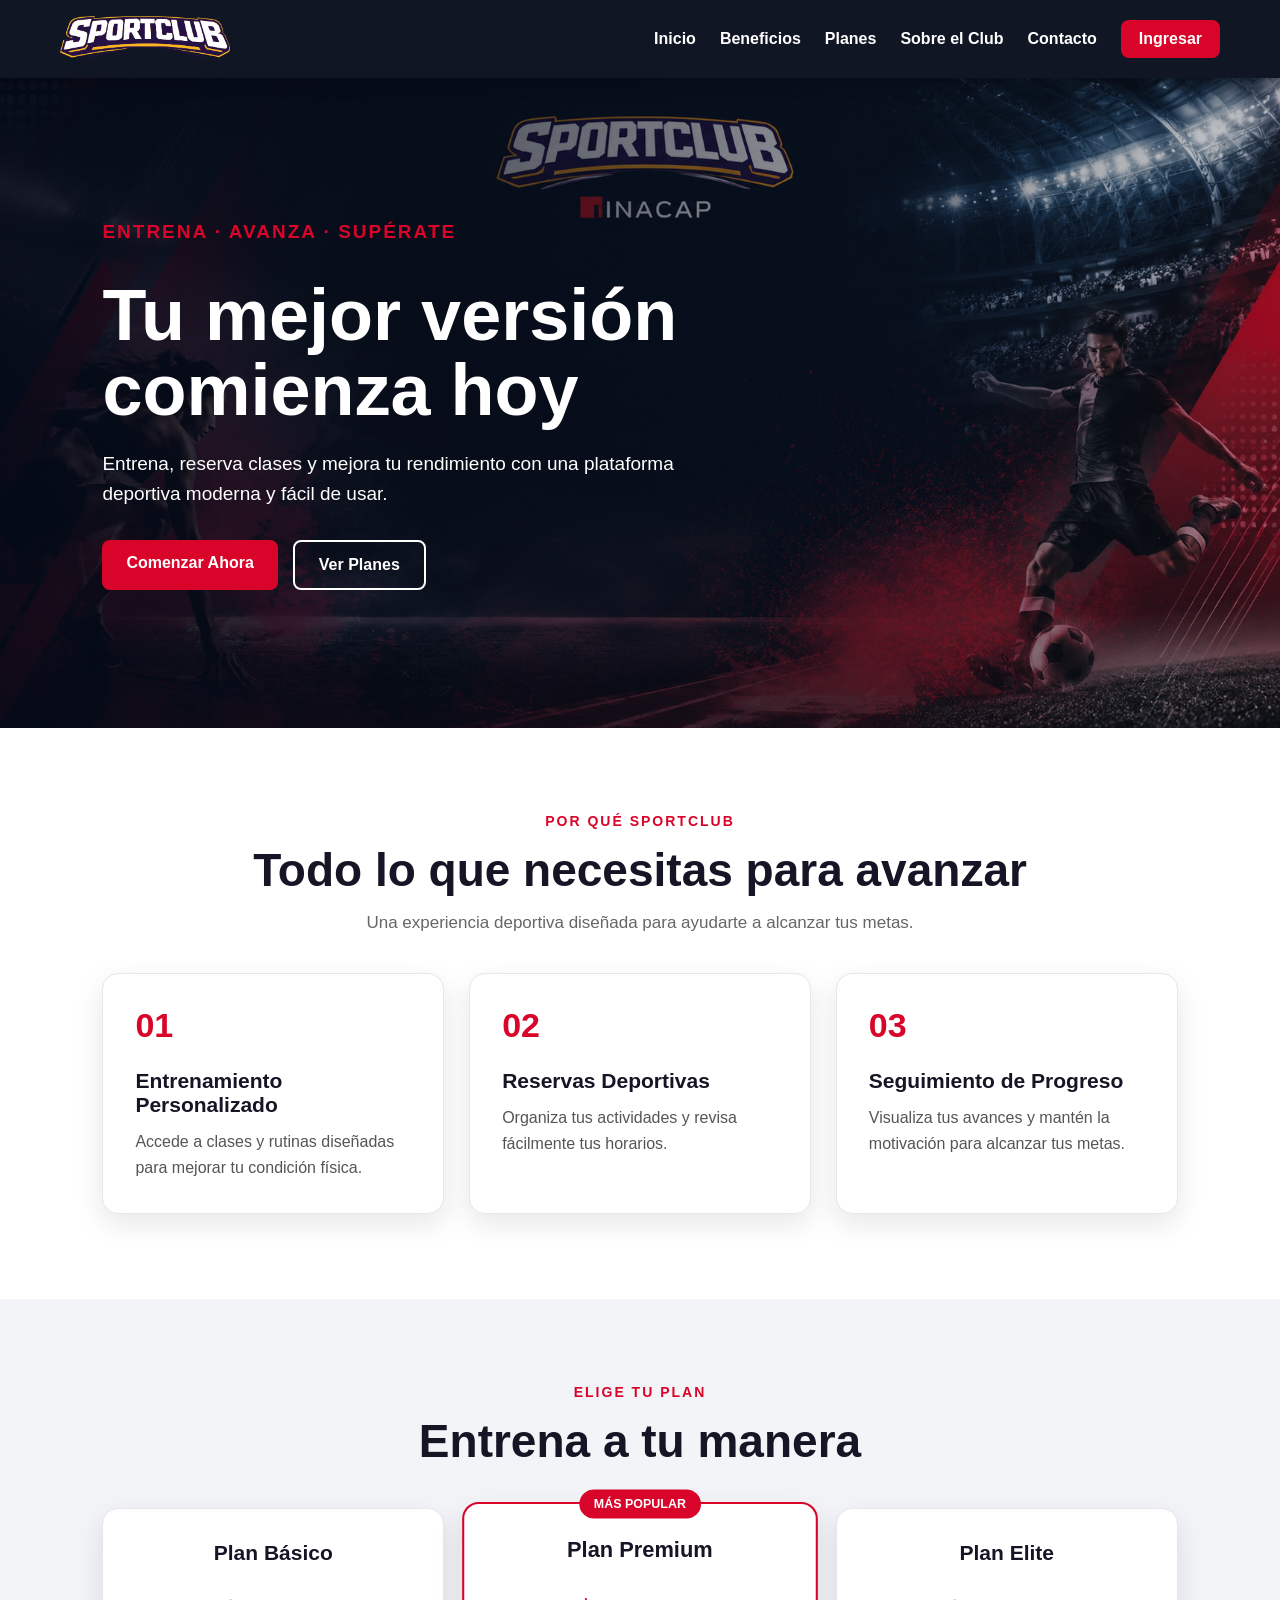
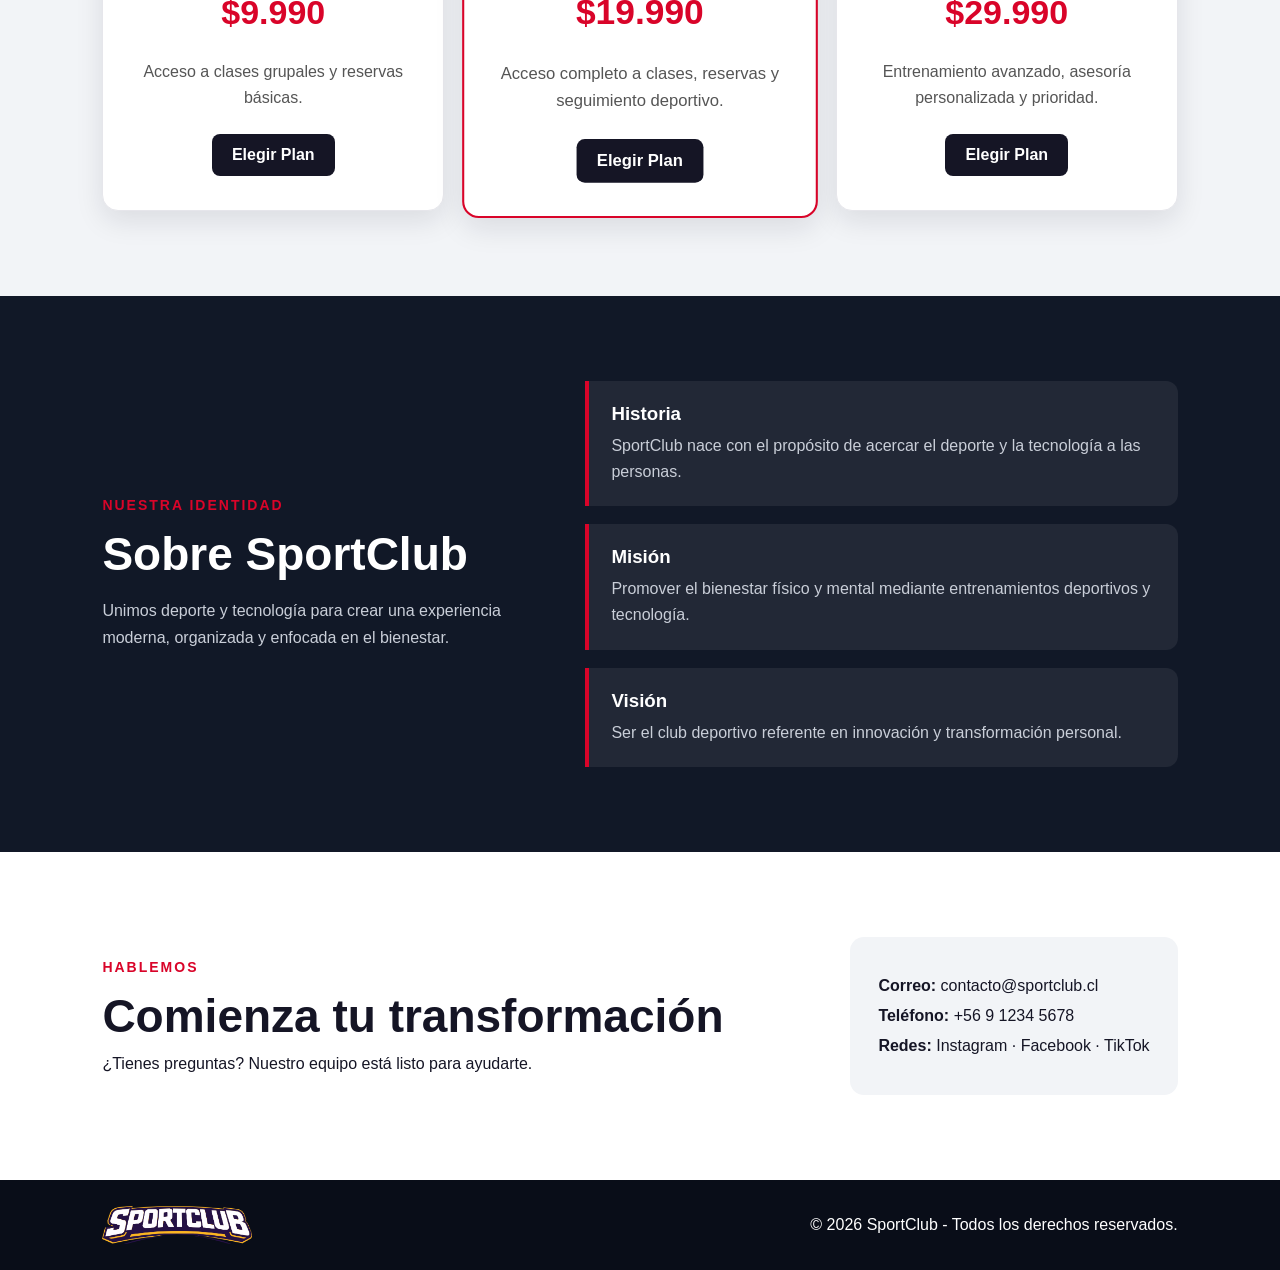
<file: index.html>
<!DOCTYPE html>
<html lang="es">

<head>
    <meta charset="UTF-8">
    <meta name="viewport" content="width=device-width, initial-scale=1.0">
    <title>SportClub</title>
    <link rel="stylesheet" href="./css/style_index.css">
</head>

<body>

    <header>
        <div class="logo">
            <img src="./assets/logo_empresa_letra_v1.png" alt="SportClub">
        </div>

        <nav>
            <a href="#inicio">Inicio</a>
            <a href="#beneficios">Beneficios</a>
            <a href="#planes">Planes</a>
            <a href="#sobre">Sobre el Club</a>
            <a href="#contacto">Contacto</a>
            <a href="login.html" class="nav-login">Ingresar</a>
        </nav>
    </header>

    <main>

        <section class="hero" id="inicio">
            <div class="hero-content">
                <p class="hero-label">ENTRENA · AVANZA · SUPÉRATE</p>

                <h1>Tu mejor versión comienza hoy</h1>

                <p>
                    Entrena, reserva clases y mejora tu rendimiento con una
                    plataforma deportiva moderna y fácil de usar.
                </p>

                <div class="hero-actions">
                    <a href="registro.html" class="boton boton-principal">
                        Comenzar Ahora
                    </a>

                    <a href="#planes" class="boton boton-secundario">
                        Ver Planes
                    </a>
                </div>
            </div>
        </section>

        <section id="beneficios">
            <p class="section-label">POR QUÉ SPORTCLUB</p>
            <h2>Todo lo que necesitas para avanzar</h2>
            <p class="section-description">
                Una experiencia deportiva diseñada para ayudarte a alcanzar tus metas.
            </p>

            <div class="contenedor-cards">
                <article class="card">
                    <span class="card-number">01</span>
                    <h3>Entrenamiento Personalizado</h3>
                    <p>Accede a clases y rutinas diseñadas para mejorar tu condición física.</p>
                </article>

                <article class="card">
                    <span class="card-number">02</span>
                    <h3>Reservas Deportivas</h3>
                    <p>Organiza tus actividades y revisa fácilmente tus horarios.</p>
                </article>

                <article class="card">
                    <span class="card-number">03</span>
                    <h3>Seguimiento de Progreso</h3>
                    <p>Visualiza tus avances y mantén la motivación para alcanzar tus metas.</p>
                </article>
            </div>
        </section>

        <section class="planes" id="planes">
            <p class="section-label">ELIGE TU PLAN</p>
            <h2>Entrena a tu manera</h2>

            <div class="contenedor-cards">
                <article class="card plan-card">
                    <h3>Plan Básico</h3>
                    <p class="precio">$9.990</p>
                    <p>Acceso a clases grupales y reservas básicas.</p>
                    <a href="registro.html" class="plan-button">Elegir Plan</a>
                </article>

                <article class="card plan-card destacado">
                    <span class="popular">MÁS POPULAR</span>
                    <h3>Plan Premium</h3>
                    <p class="precio">$19.990</p>
                    <p>Acceso completo a clases, reservas y seguimiento deportivo.</p>
                    <a href="registro.html" class="plan-button">Elegir Plan</a>
                </article>

                <article class="card plan-card">
                    <h3>Plan Elite</h3>
                    <p class="precio">$29.990</p>
                    <p>Entrenamiento avanzado, asesoría personalizada y prioridad.</p>
                    <a href="registro.html" class="plan-button">Elegir Plan</a>
                </article>
            </div>
        </section>

        <section class="sobre" id="sobre">
            <div class="sobre-intro">
                <p class="section-label">NUESTRA IDENTIDAD</p>
                <h2>Sobre SportClub</h2>
                <p>
                    Unimos deporte y tecnología para crear una experiencia moderna,
                    organizada y enfocada en el bienestar.
                </p>
            </div>

            <div class="sobre-grid">
                <article>
                    <h3>Historia</h3>
                    <p>
                        SportClub nace con el propósito de acercar el deporte y la
                        tecnología a las personas.
                    </p>
                </article>

                <article>
                    <h3>Misión</h3>
                    <p>
                        Promover el bienestar físico y mental mediante entrenamientos
                        deportivos y tecnología.
                    </p>
                </article>

                <article>
                    <h3>Visión</h3>
                    <p>
                        Ser el club deportivo referente en innovación y transformación
                        personal.
                    </p>
                </article>
            </div>
        </section>

        <section class="contacto" id="contacto">
            <div>
                <p class="section-label">HABLEMOS</p>
                <h2>Comienza tu transformación</h2>
                <p>¿Tienes preguntas? Nuestro equipo está listo para ayudarte.</p>
            </div>

            <div class="contact-details">
                <p><strong>Correo:</strong> contacto@sportclub.cl</p>
                <p><strong>Teléfono:</strong> +56 9 1234 5678</p>
                <p><strong>Redes:</strong> Instagram · Facebook · TikTok</p>
            </div>
        </section>

    </main>

    <footer>
        <img src="./assets/logo_empresa_letra_v1.png" alt="SportClub">
        <p>© 2026 SportClub - Todos los derechos reservados.</p>
    </footer>

</body>

</html>
</file>
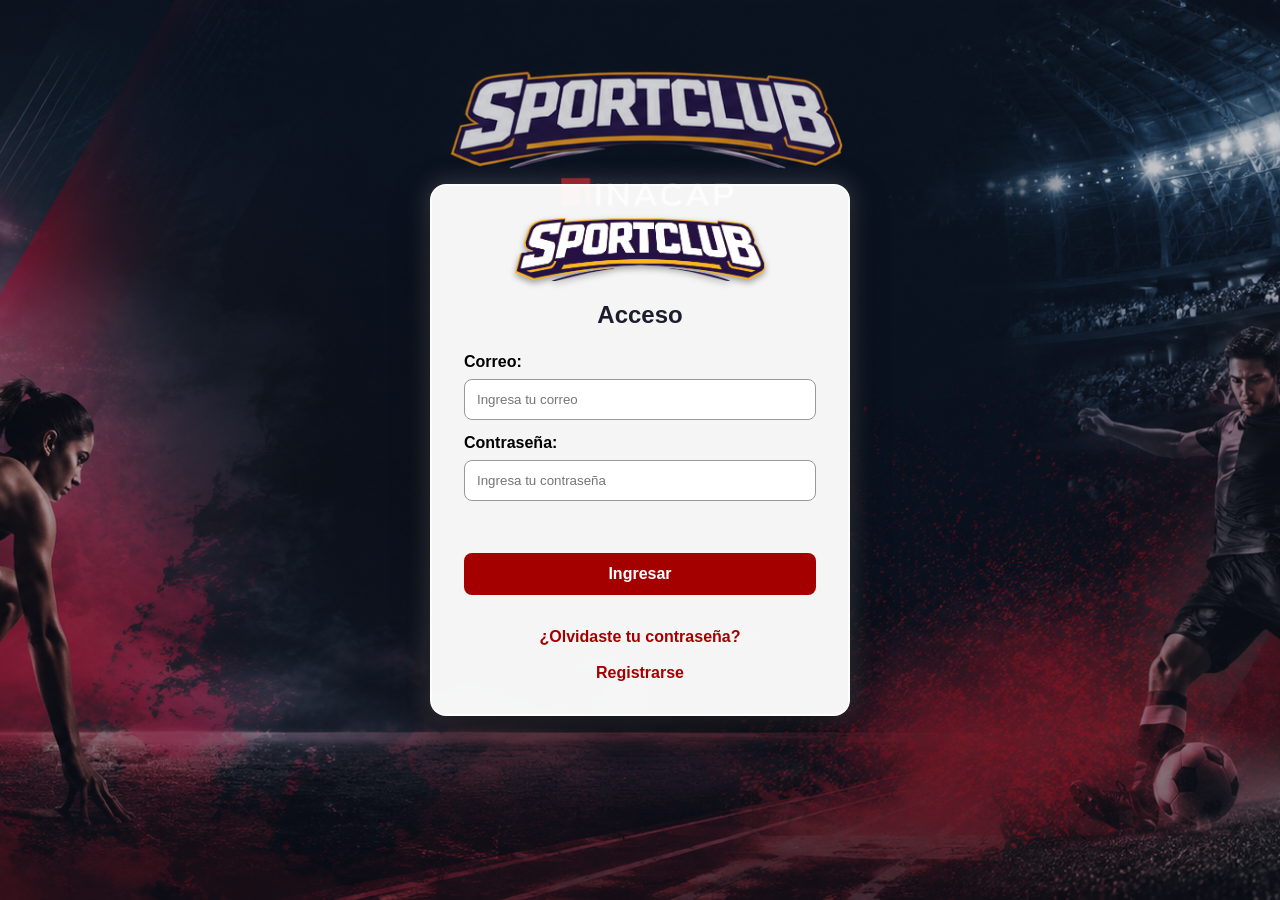
<file: dashboard_admin.html>
<!DOCTYPE html>
<html lang="es">

<head>
    <meta charset="UTF-8">
    <meta name="viewport" content="width=device-width, initial-scale=1.0">
    <title>Gestión de Usuarios - SportClub</title>
    <link rel="stylesheet" href="./css/style_dashboard_admin.css">
</head>

<body>

    <header>
        <div class="logo">
            <img src="./assets/logo_empresa_letra_v1.png" alt="SportClub">
        </div>

        <nav>
            <a href="#" class="active">Usuarios</a>
            <a href="#">Reportes</a>
            <a href="#">Configuración</a>
            <a href="#">Clases</a>
            <a href="login.html" id="logoutButton">Cerrar Sesión</a>
        </nav>
    </header>

    <main>

        <section class="estadisticas">
            <div class="card">
                <h2 id="totalUsers">0</h2>
                <p>Total Usuarios</p>
            </div>

            <div class="card">
                <h2 id="totalCoaches">0</h2>
                <p>Total Coaches</p>
            </div>

            <div class="card">
                <h2 id="totalAdmins">0</h2>
                <p>Total Administradores</p>
            </div>
        </section>

        <section>
            <h1>Gestión de Usuarios</h1>
            <p>Administra los usuarios del sistema.</p>

            <button type="button" id="newUserButton">
                + Nuevo Usuario
            </button>

            <p id="adminMessage"></p>

            <table>
                <thead>
                    <tr>
                        <th>ID</th>
                        <th>Nombre completo</th>
                        <th>Email</th>
                        <th>Rol</th>
                        <th>Fecha Registro</th>
                        <th>Acciones</th>
                    </tr>
                </thead>

                <tbody id="usersTableBody">
                </tbody>
            </table>
        </section>

        <section id="userFormSection" hidden>
            <h2 id="formTitle">Nuevo Usuario</h2>

            <form id="userForm">

                <input type="hidden" id="userId">

                <label for="fullName">Nombre completo:</label>
                <input type="text" id="fullName">
                <small id="fullNameError"></small>

                <label for="email">Email:</label>
                <input type="email" id="email">
                <small id="emailError"></small>

                <label for="role">Rol:</label>
                <select id="role">
                    <option value="user">Usuario</option>
                    <option value="coach">Coach</option>
                    <option value="admin">Administrador</option>
                </select>

                <label for="password">Contraseña:</label>
                <input type="password" id="password">
                <small id="passwordError"></small>

                <label for="confirmPassword">Confirmar contraseña:</label>
                <input type="password" id="confirmPassword">
                <small id="confirmPasswordError"></small>

                <br><br>

                <button type="submit">Guardar Usuario</button>
                <button type="button" id="cancelButton">Cancelar</button>

            </form>
        </section>

    </main>

    <script src="./js/config.js"></script>
    <script src="./js/dashboard_admin.js"></script>

</body>

</html>
</file>
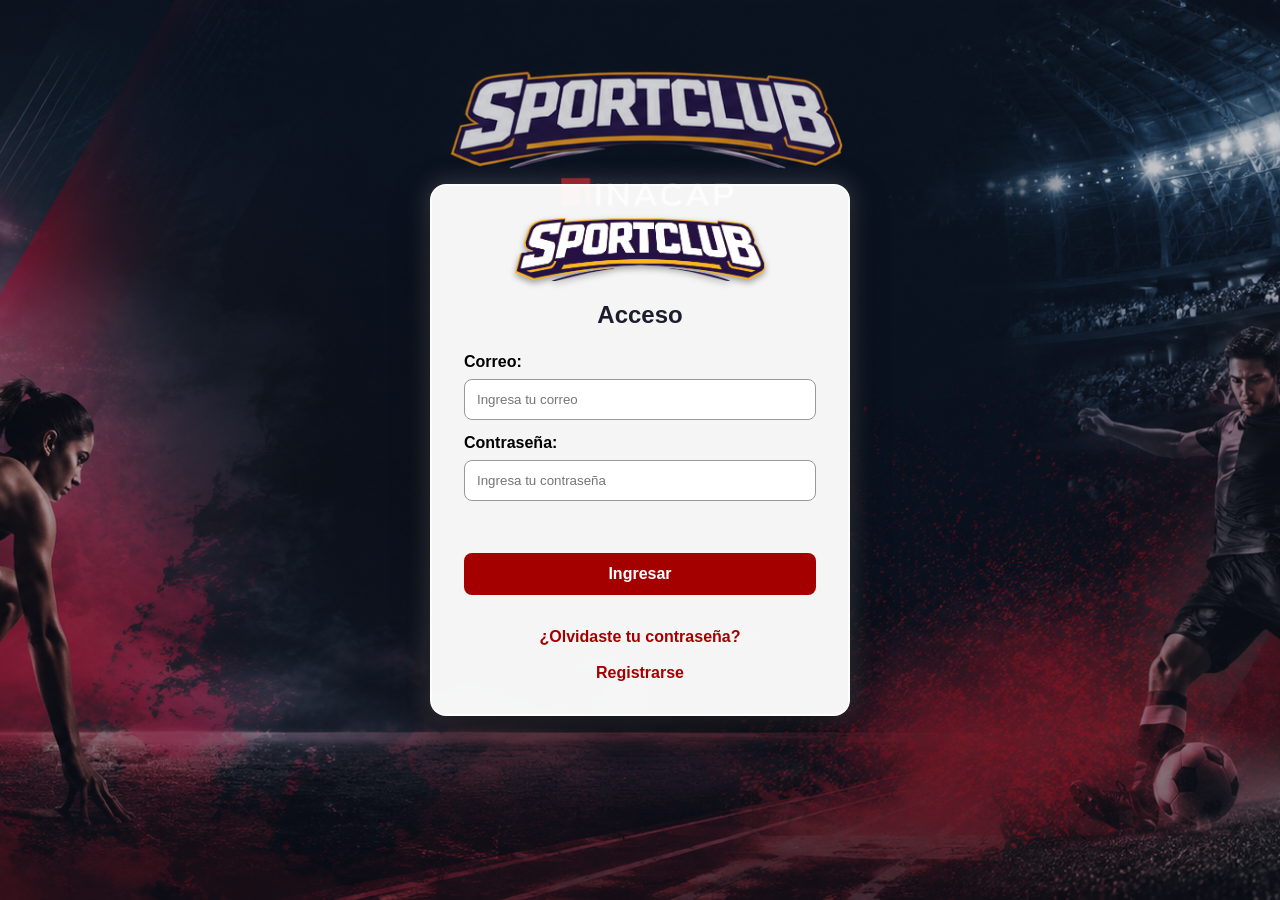
<file: dashboard_coach.html>
<!DOCTYPE html>
<html lang="es">

<head>
    <meta charset="UTF-8">
    <meta name="viewport" content="width=device-width, initial-scale=1.0">
    <title>Dashboard Coach - SportClub</title>
    <link rel="stylesheet" href="./css/style_dashboard_coach.css">
</head>

<body>

    <header>
        <div class="logo">
            <img src="./assets/logo_empresa_letra_v1.png" alt="SportClub">
        </div>

        <nav>
            <a href="dashboard_coach.html">Inicio</a>
            <a href="#">Alumnos</a>
            <a href="#">Clases</a>
            <a href="#">Horarios</a>
            <a href="perfil.html">Mi Perfil</a>
            <a href="login.html" id="logoutButton">Cerrar Sesión</a>
        </nav>
    </header>

    <main>

        <section class="resumen">
            <div class="card">
                <h2 id="coachName">Coach</h2>
                <p>Usuario autenticado</p>
            </div>

            <div class="card">
                <h2 id="studentCount">0</h2>
                <p>Total Usuarios</p>
            </div>

            <div class="card">
                <h2 id="coachCount">0</h2>
                <p>Total Coaches</p>
            </div>
        </section>

        <section>
            <h1>Panel Coach</h1>
            <p>Visualiza los usuarios registrados en SportClub.</p>

            <p id="coachMessage"></p>

            <table>
                <thead>
                    <tr>
                        <th>Nombre completo</th>
                        <th>Correo</th>
                        <th>Rol</th>
                    </tr>
                </thead>

                <tbody id="studentsTableBody">
                </tbody>
            </table>
        </section>

    </main>

    <script src="./js/config.js"></script>
    <script src="./js/dashboard_coach.js"></script>

</body>

</html>
</file>
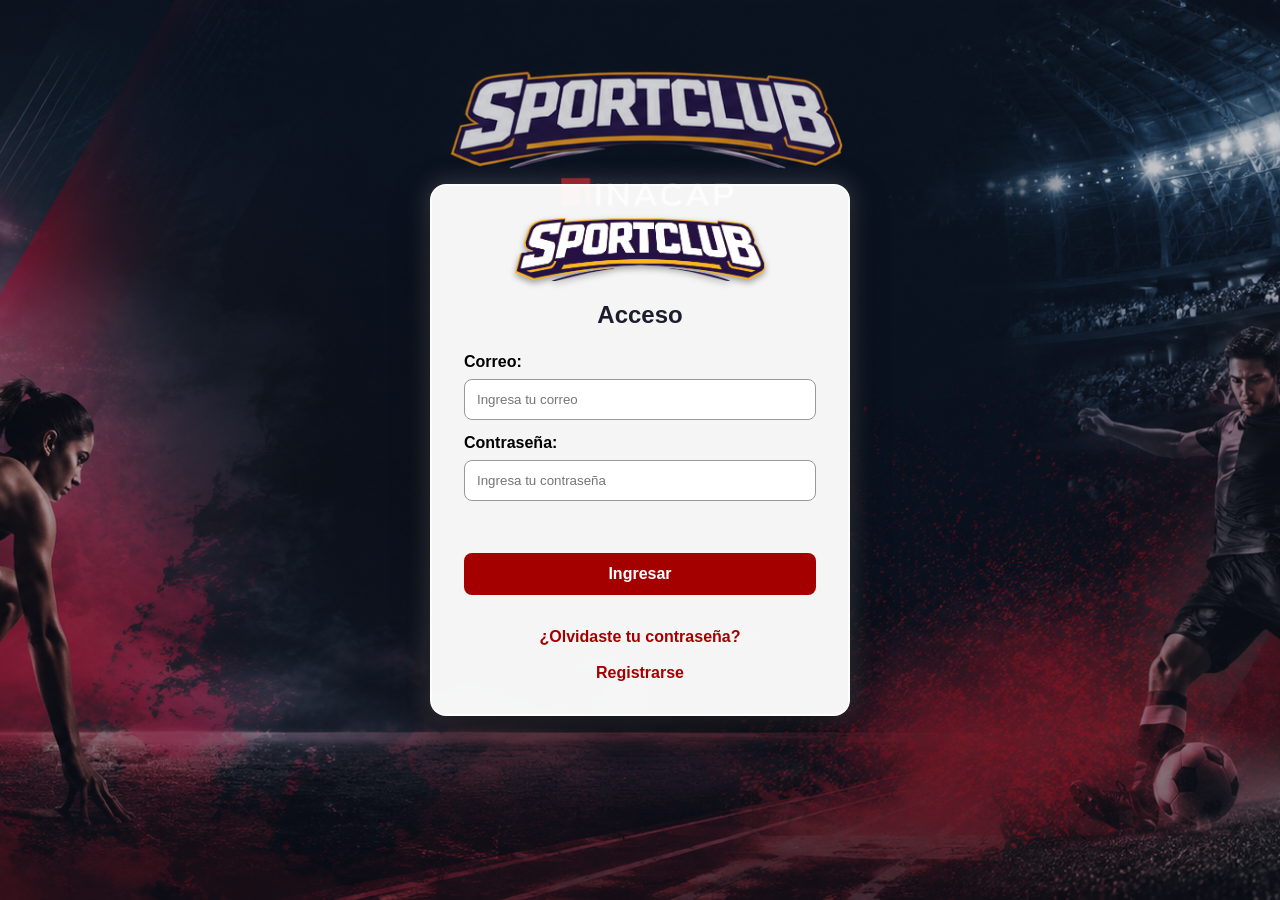
<file: dashboard_usuario.html>
<!DOCTYPE html>
<html lang="es">

<head>
    <meta charset="UTF-8">
    <meta name="viewport" content="width=device-width, initial-scale=1.0">
    <title>Dashboard Usuario - SportClub</title>
    <link rel="stylesheet" href="./css/style_dashboard_usuario.css">
</head>

<body>

    <header>
        <div class="logo">
            <img src="./assets/logo_empresa_letra_v1.png" alt="SportClub">
        </div>

        <nav>
            <a href="dashboard_usuario.html">Inicio</a>
            <a href="#">Reservas</a>
            <a href="#">Clases</a>
            <a href="perfil.html">Mi Perfil</a>
            <a href="login.html" id="logoutButton">Cerrar Sesión</a>
        </nav>
    </header>

    <main>

        <section class="bienvenida">
            <h1>Bienvenido <span id="nombreUsuario"></span></h1>
            <p>Continúa entrenando para alcanzar tus metas.</p>
        </section>

        <section>
            <h2>Mis Reservas</h2>

            <table>
                <tr>
                    <th>Clase</th>
                    <th>Día</th>
                    <th>Hora</th>
                    <th>Coach</th>
                </tr>

                <tr><td>Funcional</td><td>Lunes</td><td>19:00</td><td>Andrés</td></tr>
                <tr><td>Yoga</td><td>Martes</td><td>18:00</td><td>Camila</td></tr>
                <tr><td>Crossfit</td><td>Miércoles</td><td>20:00</td><td>Felipe</td></tr>
                <tr><td>Running</td><td>Jueves</td><td>07:00</td><td>Daniela</td></tr>
                <tr><td>Spinning</td><td>Viernes</td><td>19:30</td><td>Marcos</td></tr>
            </table>
        </section>

        <section>
            <h2>Clases Disponibles</h2>

            <div class="contenedor-cards">

                <article class="card">
                    <h3>Funcional</h3>
                    <p>Entrenamiento de fuerza y resistencia.</p>
                    <a href="#">Reservar</a>
                </article>

                <article class="card">
                    <h3>Yoga</h3>
                    <p>Flexibilidad, respiración y bienestar.</p>
                    <a href="#">Ver más</a>
                </article>

                <article class="card">
                    <h3>Spinning</h3>
                    <p>Entrenamiento cardiovascular intenso.</p>
                    <a href="#">Inscribirse</a>
                </article>

            </div>
        </section>

        <section class="perfil">
            <h2>Perfil Rápido</h2>
            <p><strong>Nombre:</strong> <span id="perfilNombre"></span></p>
            <p><strong>Correo:</strong> <span id="perfilCorreo"></span></p>
            <p><strong>Rol:</strong> <span id="perfilRol"></span></p>
            <p><strong>Fecha de nacimiento:</strong> <span id="perfilNacimiento"></span></p>
        </section>

    </main>

    <script src="./js/dashboard_usuario.js"></script>

</body>

</html>
</file>
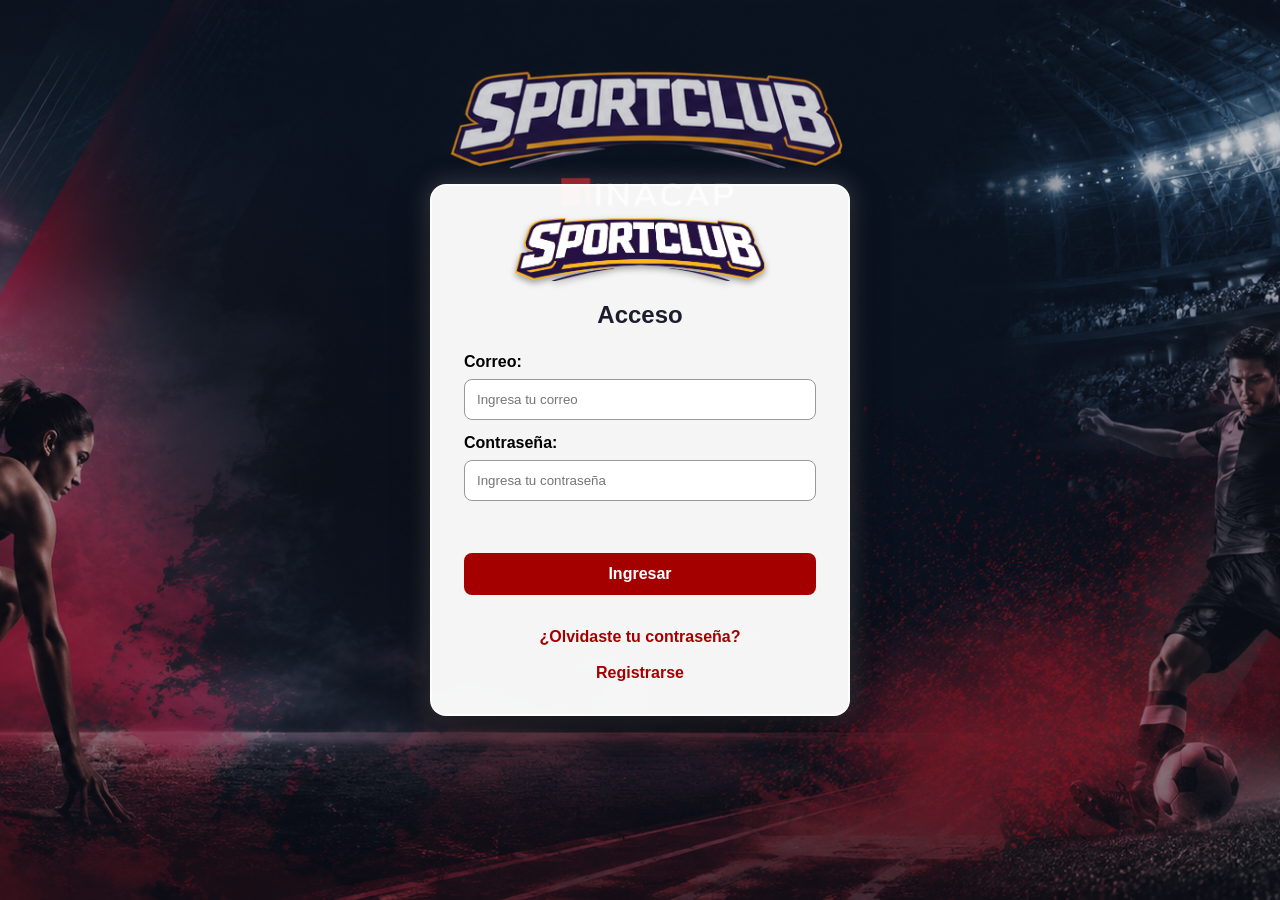
<file: login.html>
<!DOCTYPE html>
<html lang="es">

<head>
    <meta charset="UTF-8">
    <meta name="viewport" content="width=device-width, initial-scale=1.0">
    <title>Login SportClub</title>
    <link rel="stylesheet" href="./css/style_login.css">
</head>

<body>

    <div class="card">

        <div class="logo">
            <img src="./assets/logo_empresa_letra_v1.png" alt="SportClub">
        </div>

        <h2>Acceso</h2>

        <form id="loginForm">

            <label for="email">Correo:</label>
            <input
                type="email"
                id="email"
                placeholder="Ingresa tu correo"
                autocomplete="email"
                required
            >

            <label for="password">Contraseña:</label>
            <input
                type="password"
                id="password"
                placeholder="Ingresa tu contraseña"
                autocomplete="current-password"
                required
            >

            <p id="loginMessage"></p>

            <button type="submit">Ingresar</button>

        </form>

        <br>

        <div class="links">
            <a href="recuperar.html">¿Olvidaste tu contraseña?</a>

            <br><br>

            <a href="registro.html">Registrarse</a>
        </div>

    </div>

    <script src="./js/config.js"></script>
    <script src="./js/login.js"></script>

</body>

</html>
</file>
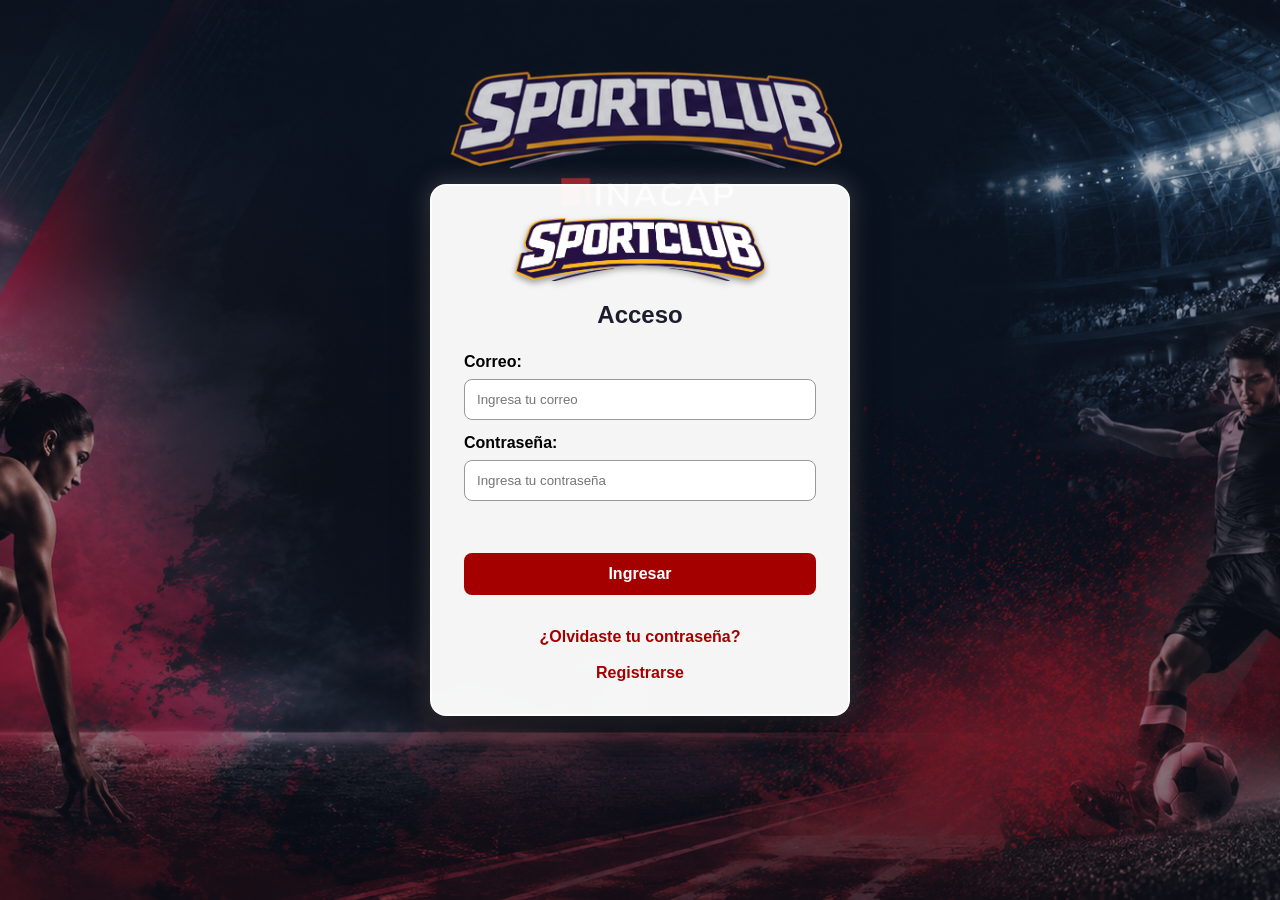
<file: perfil.html>
<!DOCTYPE html>
<html lang="es">

<head>
    <meta charset="UTF-8">
    <meta name="viewport" content="width=device-width, initial-scale=1.0">
    <title>Mi Perfil - SportClub</title>
    <link rel="stylesheet" href="./css/style_perfil.css">
</head>

<body>

    <header>
        <div class="logo">
            <img src="./assets/logo_empresa_letra_v1.png" alt="SportClub">
        </div>

        <nav>
            <a href="dashboard_usuario.html">Inicio</a>
            <a href="perfil.html" class="active">Mi Perfil</a>
            <a href="login.html" id="logoutButton">Cerrar Sesión</a>
        </nav>
    </header>

    <main>

        <section>
            <h1>Mi Perfil</h1>
            <p>Gestiona tu información personal.</p>

            <p><strong>Nombre:</strong> <span id="profileName"></span></p>
            <p><strong>Email:</strong> <span id="profileEmail"></span></p>
            <p><strong>Rol:</strong> <span id="profileRole"></span></p>
            <p><strong>Fecha de nacimiento:</strong> <span id="profileBirthDate"></span></p>
        </section>

        <section>
            <h2>Editar Perfil</h2>

            <form id="profileForm">
                <label for="fullName">Nombre completo:</label>
                <input type="text" id="fullName">
                <small id="fullNameError"></small>

                <label for="birthDate">Fecha de nacimiento:</label>
                <input type="date" id="birthDate">
                <small id="birthDateError"></small>

                <button type="submit">Guardar cambios</button>
            </form>

            <p id="profileMessage"></p>
        </section>

        <section>
            <h2>Cambiar contraseña</h2>

            <form id="passwordForm">
                <label for="currentPassword">Contraseña actual:</label>
                <input type="password" id="currentPassword">
                <small id="currentPasswordError"></small>

                <label for="newPassword">Nueva contraseña:</label>
                <input type="password" id="newPassword">
                <small id="newPasswordError"></small>

                <label for="confirmPassword">Confirmar contraseña:</label>
                <input type="password" id="confirmPassword">
                <small id="confirmPasswordError"></small>

                <button type="submit">Cambiar contraseña</button>
            </form>

            <p id="passwordMessage"></p>
        </section>

    </main>

    <script src="./js/config.js"></script>
    <script src="./js/perfil.js"></script>

</body>

</html>
</file>
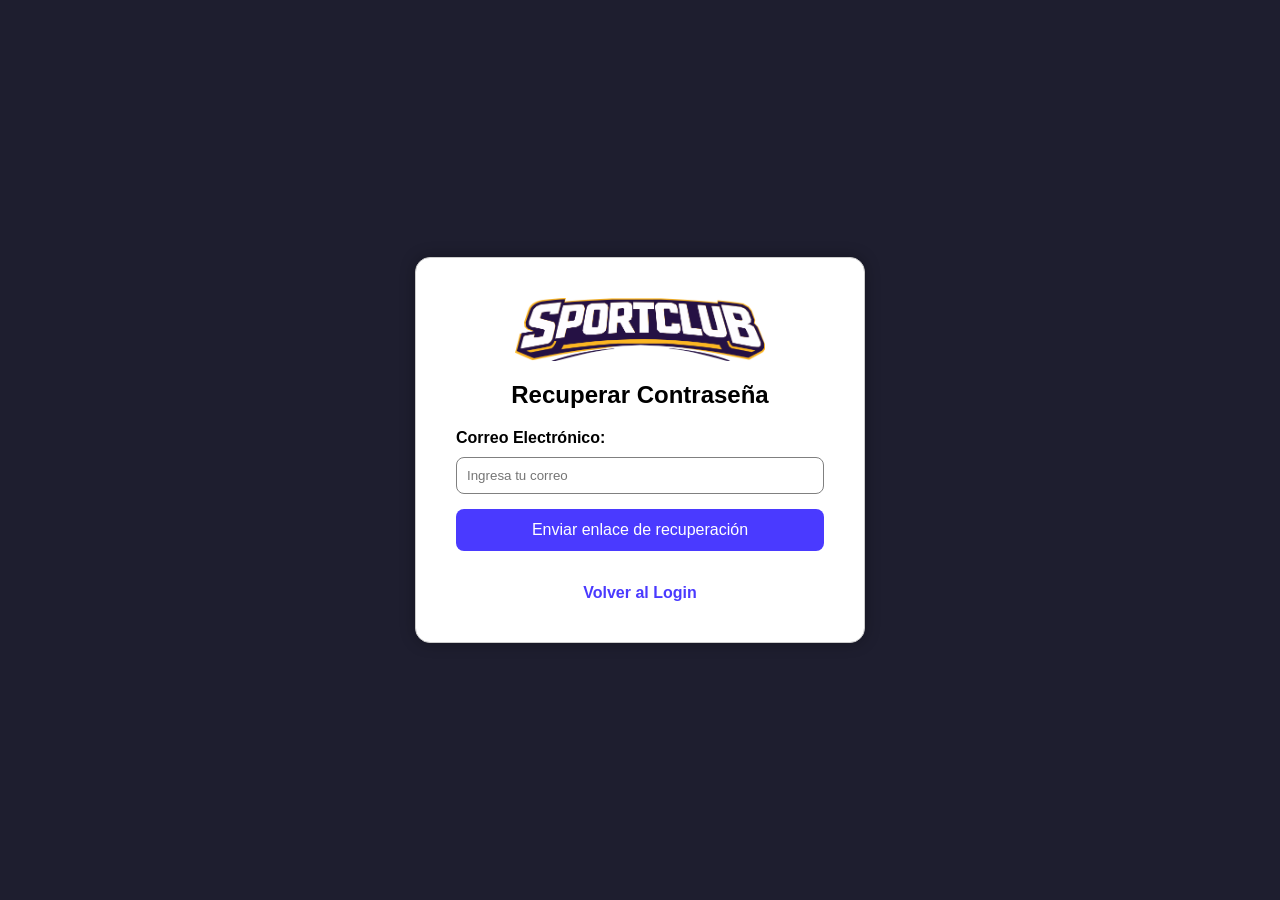
<file: recuperar.html>
<!DOCTYPE html>
<html lang="es">

<head>
<meta charset="UTF-8">
<meta name="viewport" content="width=device-width, initial-scale=1.0">
<title>Recuperar Contraseña SportClub</title>

<link rel="stylesheet" href="./css/style_recuperar.css">

</head>

<body>

<div class="card">

<div class="logo">
<img src="./assets/logo_empresa_letra_v1.png" alt="SportClub">
</div>

<h2>Recuperar Contraseña</h2>

<form>

<label>Correo Electrónico:</label>

<input type="email" placeholder="Ingresa tu correo">

<button type="submit">
Enviar enlace de recuperación
</button>

</form>

<br>

<a href="login.html">
Volver al Login
</a>

</div>

</body>

</html>
</file>
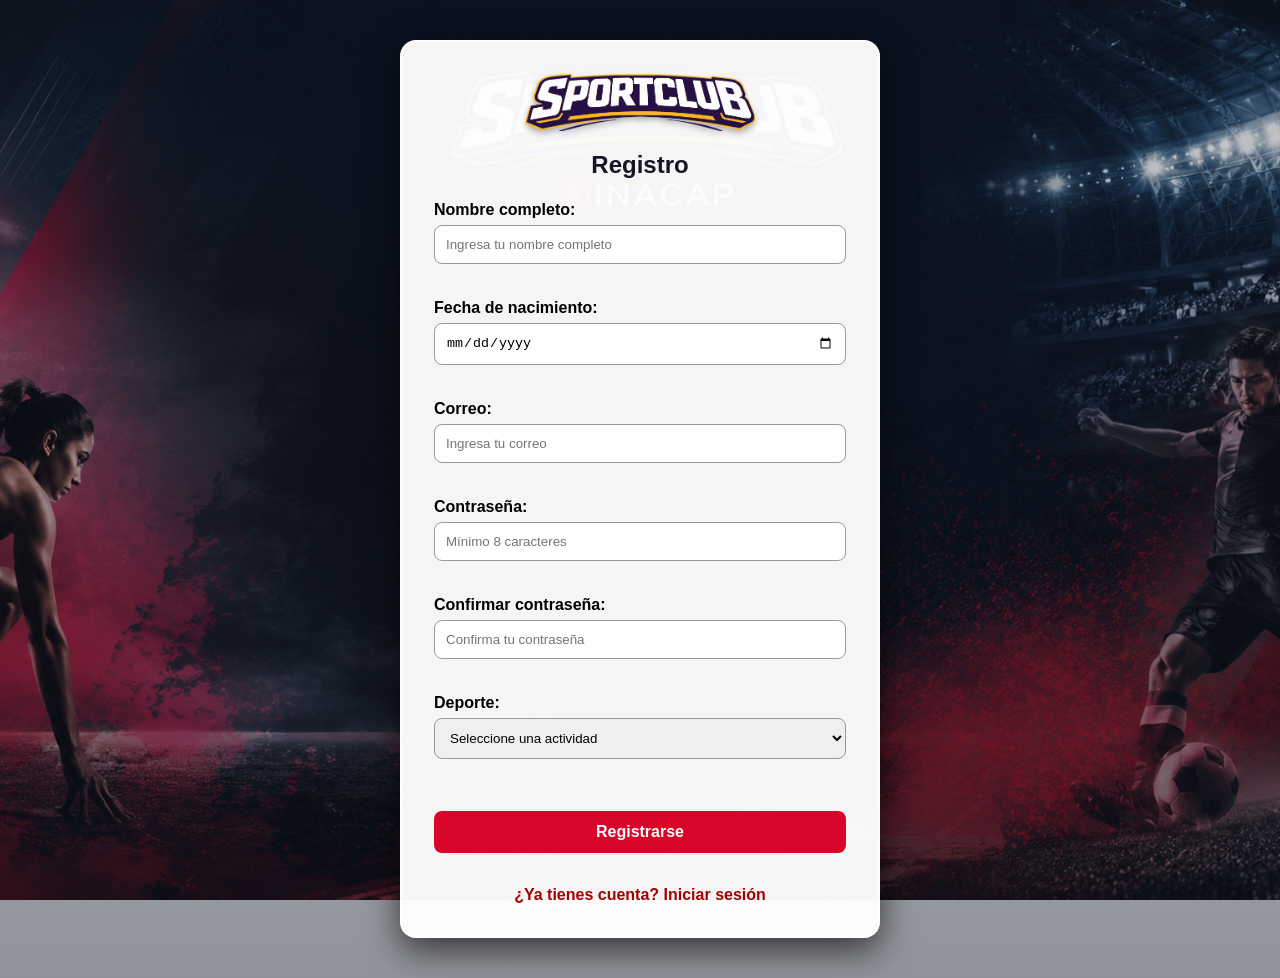
<file: registro.html>
<!DOCTYPE html>
<html lang="es">

<head>
    <meta charset="UTF-8">
    <meta name="viewport" content="width=device-width, initial-scale=1.0">
    <title>Registro SportClub</title>
    <link rel="stylesheet" href="./css/style_registro.css">
</head>

<body>

    <div class="card">

        <div class="logo">
            <img src="./assets/logo_empresa_letra_v1.png" alt="SportClub">
        </div>

        <h2>Registro</h2>

        <form id="registerForm">

            <label for="fullName">Nombre completo:</label>
            <input type="text" id="fullName" placeholder="Ingresa tu nombre completo">
            <small id="fullNameError"></small>

            <label for="birthDate">Fecha de nacimiento:</label>
            <input type="date" id="birthDate">
            <small id="birthDateError"></small>

            <label for="email">Correo:</label>
            <input type="email" id="email" placeholder="Ingresa tu correo">
            <small id="emailError"></small>

            <label for="password">Contraseña:</label>
            <input type="password" id="password" placeholder="Mínimo 8 caracteres">
            <small id="passwordError"></small>

            <label for="confirmPassword">Confirmar contraseña:</label>
            <input type="password" id="confirmPassword" placeholder="Confirma tu contraseña">
            <small id="confirmPasswordError"></small>

            <label for="sport">Deporte:</label>
            <select id="sport">
                <option value="">Seleccione una actividad</option>
                <option value="football">Fútbol</option>
                <option value="gym">Gimnasio</option>
                <option value="running">Running</option>
                <option value="swimming">Natación</option>
                <option value="other">Otro</option>
            </select>

            <p id="registerMessage"></p>

            <button type="submit">Registrarse</button>

        </form>

        <br>

        <a href="login.html">¿Ya tienes cuenta? Iniciar sesión</a>

    </div>

    <script src="./js/config.js"></script>
    <script src="./js/registro.js"></script>

</body>

</html>
</file>
<file: css/style_index.css>
* {
    margin: 0;
    padding: 0;
    box-sizing: border-box;
    font-family: Arial, sans-serif;
}

html {
    scroll-behavior: smooth;
}

body {
    background: #ffffff;
    color: #151525;
}

header {
    position: sticky;
    top: 0;
    z-index: 10;
    display: flex;
    justify-content: space-between;
    align-items: center;
    padding: 16px 60px;
    background: rgba(10, 15, 30, 0.97);
    box-shadow: 0 4px 16px rgba(0, 0, 0, 0.25);
}

.logo img {
    width: 170px;
}

nav {
    display: flex;
    align-items: center;
    gap: 24px;
}

nav a {
    color: white;
    font-weight: bold;
    text-decoration: none;
}

nav a:hover {
    color: #f2b705;
}

.nav-login {
    padding: 10px 18px;
    background: #d90429;
    border-radius: 8px;
}

.hero {
    min-height: 650px;
    display: flex;
    align-items: center;
    padding: 80px 8%;
    background:
        linear-gradient(90deg, rgba(4, 10, 24, 0.93), rgba(4, 10, 24, 0.2)),
        url("../assets/imagen_inacap.png") center / cover no-repeat;
    color: white;
}

.hero-content {
    max-width: 680px;
}

.hero-label,
.section-label {
    margin-bottom: 14px;
    color: #d90429;
    font-size: 14px;
    font-weight: bold;
    letter-spacing: 2px;
}

.hero h1 {
    margin-bottom: 20px;
    font-size: clamp(44px, 6vw, 72px);
    line-height: 1.05;
}

.hero p {
    max-width: 650px;
    margin-bottom: 30px;
    font-size: 19px;
    line-height: 1.6;
}

.hero-actions {
    display: flex;
    gap: 15px;
    flex-wrap: wrap;
}

.boton {
    padding: 14px 24px;
    border-radius: 8px;
    font-weight: bold;
    text-decoration: none;
}

.boton-principal {
    background: #d90429;
    color: white;
}

.boton-secundario {
    border: 2px solid white;
    color: white;
}

.boton:hover,
.plan-button:hover {
    transform: translateY(-2px);
}

section {
    padding: 85px 8%;
}

section h2 {
    margin-bottom: 16px;
    font-size: clamp(32px, 4vw, 46px);
}

#beneficios > h2,
#beneficios > p,
.planes > h2,
.planes > p {
    text-align: center;
}

.section-description {
    margin: 0 auto 40px;
    max-width: 650px;
    color: #666;
    font-size: 17px;
}

.contenedor-cards {
    display: grid;
    grid-template-columns: repeat(3, minmax(0, 1fr));
    gap: 25px;
    max-width: 1150px;
    margin: 40px auto 0;
}

.card {
    position: relative;
    padding: 32px;
    background: white;
    border: 1px solid #e6e6eb;
    border-radius: 16px;
    box-shadow: 0 10px 28px rgba(15, 15, 35, 0.1);
    transition: 0.25s ease;
}

.card:hover {
    transform: translateY(-7px);
    box-shadow: 0 16px 34px rgba(15, 15, 35, 0.16);
}

.card-number {
    display: block;
    margin-bottom: 24px;
    color: #d90429;
    font-size: 34px;
    font-weight: bold;
}

.card h3 {
    margin-bottom: 12px;
    font-size: 21px;
}

.card p {
    color: #555;
    line-height: 1.6;
}

.planes {
    background: #f2f4f7;
}

.plan-card {
    text-align: center;
}

.precio {
    margin: 20px 0;
    color: #d90429 !important;
    font-size: 34px;
    font-weight: bold;
}

.plan-button {
    display: inline-block;
    margin-top: 24px;
    padding: 12px 20px;
    background: #151525;
    color: white;
    border-radius: 8px;
    text-decoration: none;
    font-weight: bold;
}

.destacado {
    border: 2px solid #d90429;
    transform: scale(1.04);
}

.destacado:hover {
    transform: scale(1.04) translateY(-7px);
}

.popular {
    position: absolute;
    top: -14px;
    left: 50%;
    padding: 7px 14px;
    transform: translateX(-50%);
    background: #d90429;
    color: white;
    border-radius: 20px;
    font-size: 12px;
    font-weight: bold;
}

.sobre {
    display: grid;
    grid-template-columns: 1fr 1.4fr;
    gap: 60px;
    align-items: center;
    background: #111827;
    color: white;
}

.sobre-intro p:last-child {
    color: #c9ced8;
    line-height: 1.7;
}

.sobre-grid {
    display: grid;
    gap: 18px;
}

.sobre-grid article {
    padding: 22px;
    border-left: 4px solid #d90429;
    background: rgba(255, 255, 255, 0.07);
    border-radius: 0 12px 12px 0;
}

.sobre-grid h3 {
    margin-bottom: 8px;
}

.sobre-grid p {
    color: #c9ced8;
    line-height: 1.6;
}

.contacto {
    display: flex;
    justify-content: space-between;
    gap: 40px;
    align-items: center;
}

.contacto h2 {
    margin-bottom: 12px;
}

.contact-details {
    min-width: 320px;
    padding: 28px;
    background: #f2f4f7;
    border-radius: 14px;
}

.contact-details p {
    margin: 12px 0;
}

footer {
    display: flex;
    justify-content: space-between;
    align-items: center;
    padding: 26px 8%;
    background: #090d18;
    color: white;
}

footer img {
    width: 150px;
}

@media (max-width: 900px) {
    header {
        padding: 15px 20px;
        flex-direction: column;
        gap: 15px;
    }

    nav {
        gap: 12px;
        flex-wrap: wrap;
        justify-content: center;
    }

    .hero {
        min-height: 580px;
        padding: 60px 25px;
    }

    .contenedor-cards,
    .sobre {
        grid-template-columns: 1fr;
    }

    .destacado,
    .destacado:hover {
        transform: none;
    }

    .contacto,
    footer {
        flex-direction: column;
        align-items: flex-start;
    }

    .contact-details {
        width: 100%;
        min-width: 0;
    }
}
</file>
<file: css/style_dashboard_admin.css>
*{
margin:0;
padding:0;
box-sizing:border-box;
font-family:Arial,sans-serif;
}

body{
background:#fff4f4;
}

header{
background:#8b0000;
color:white;
padding:20px;
display:flex;
justify-content:space-between;
align-items:center;
flex-wrap:wrap;
}

.logo img{
width:180px;
}

nav a{
color:white;
text-decoration:none;
margin:10px;
font-weight:bold;
}

main{
padding:30px;
}

.estadisticas{
display:flex;
gap:20px;
flex-wrap:wrap;
margin-bottom:30px;
}

.card{
background:white;
padding:20px;
border-radius:10px;
box-shadow:0px 0px 10px rgba(0,0,0,0.1);
flex:1;
min-width:220px;
text-align:center;
}

.card h2{
color:#8b0000;
font-size:32px;
}

section{
background:white;
padding:20px;
border-radius:10px;
margin-bottom:25px;
box-shadow:0px 0px 10px rgba(0,0,0,0.1);
}

section h2{
margin-bottom:15px;
color:#8b0000;
}

table{
width:100%;
border-collapse:collapse;
}

th,td{
border:1px solid #ddd;
padding:12px;
text-align:center;
}

th{
background:#8b0000;
color:white;
}

ul{
padding-left:25px;
}

li{
margin-bottom:10px;
}

button{
background:#8b0000;
color:white;
border:none;
padding:12px 20px;
margin-right:10px;
border-radius:5px;
cursor:pointer;
}

button:hover{
background:#a80000;
}
</file>
<file: css/style_dashboard_coach.css>
*{
margin:0;
padding:0;
box-sizing:border-box;
font-family:Arial,sans-serif;
}

body{
background:#eef7f0;
}

header{
background:#0b6b3a;
color:white;
padding:20px;
display:flex;
justify-content:space-between;
align-items:center;
flex-wrap:wrap;
}

.logo img{
width:180px;
}

nav a{
color:white;
text-decoration:none;
margin:10px;
font-weight:bold;
}

main{
padding:30px;
}

.resumen{
display:flex;
gap:20px;
flex-wrap:wrap;
margin-bottom:30px;
}

.card{
background:white;
padding:20px;
border-radius:10px;
box-shadow:0px 0px 10px rgba(0,0,0,0.1);
flex:1;
min-width:220px;
text-align:center;
}

.card h2{
color:#0b6b3a;
font-size:32px;
}

section{
background:white;
padding:20px;
border-radius:10px;
margin-bottom:25px;
box-shadow:0px 0px 10px rgba(0,0,0,0.1);
}

section h2{
margin-bottom:15px;
color:#0b6b3a;
}

table{
width:100%;
border-collapse:collapse;
}

th,td{
border:1px solid #ddd;
padding:12px;
text-align:center;
}

th{
background:#0b6b3a;
color:white;
}

ul{
padding-left:25px;
}

li{
margin-bottom:10px;
}
</file>
<file: css/style_dashboard_usuario.css>
*{
margin:0;
padding:0;
box-sizing:border-box;
font-family:Arial,sans-serif;
}

body{
background:#f4f6f9;
}

header{
background:#1e1e2f;
color:white;
padding:20px;
display:flex;
justify-content:space-between;
align-items:center;
flex-wrap:wrap;
}

.logo img{
width:180px;
}

nav a{
color:white;
text-decoration:none;
margin:10px;
font-weight:bold;
}

nav a:hover{
color:#ffd700;
}

main{
padding:30px;
}

.bienvenida{
background:white;
padding:20px;
border-radius:10px;
margin-bottom:20px;
box-shadow:0px 0px 10px rgba(0,0,0,0.1);
}

section{
margin-bottom:30px;
}

h2{
margin-bottom:15px;
color:#1e1e2f;
}

table{
width:100%;
border-collapse:collapse;
background:white;
box-shadow:0px 0px 10px rgba(0,0,0,0.1);
}

table th,
table td{
border:1px solid #ddd;
padding:12px;
text-align:center;
}

table th{
background:#1e1e2f;
color:white;
}

.contenedor-cards{
display:flex;
gap:20px;
flex-wrap:wrap;
}

.card{
background:white;
padding:20px;
border-radius:10px;
box-shadow:0px 0px 10px rgba(0,0,0,0.1);
flex:1;
min-width:250px;
}

.card h3{
margin-bottom:10px;
}

.card p{
margin-bottom:15px;
}

.card a{
background:#1e1e2f;
color:white;
padding:10px 15px;
text-decoration:none;
border-radius:5px;
display:inline-block;
}

.card a:hover{
background:#d1ec0a;
}

.perfil{
background:white;
padding:20px;
border-radius:10px;
box-shadow:0px 0px 10px rgba(0,0,0,0.1);
}
</file>
<file: css/style_login.css>
* {
    box-sizing: border-box;
}

body {
    min-height: 100vh;
    margin: 0;
    display: flex;
    justify-content: center;
    align-items: center;
    background:
        linear-gradient(rgba(10, 15, 30, 0.18), rgba(10, 15, 30, 0.35)),
        url("../assets/imagen_inacap.png") center / cover no-repeat fixed;
    font-family: Arial, sans-serif;
}

.card {
    width: 100%;
    max-width: 420px;
    padding: 32px;
    background: rgba(255, 255, 255, 0.96);
    border: 2px solid rgba(255, 255, 255, 0.8);
    border-radius: 16px;
    box-shadow:
        0 12px 35px rgba(0, 0, 0, 0.65),
        0 0 25px rgba(255, 255, 255, 0.25);
}

.logo {
    display: flex;
    justify-content: center;
    margin-bottom: 20px;
}

.logo img {
    width: 250px;
    max-width: 100%;
    filter: drop-shadow(0 3px 3px rgba(0, 0, 0, 0.35));
}

h2 {
    text-align: center;
    margin-bottom: 24px;
    color: #1d1d2e;
}

label {
    display: block;
    margin-top: 14px;
    margin-bottom: 8px;
    font-weight: bold;
}

input {
    width: 100%;
    padding: 12px;
    border: 1px solid #999;
    border-radius: 8px;
    outline: none;
}

input:focus {
    border-color: #a50000;
}

#loginMessage {
    min-height: 20px;
    color: #b00020;
}

button {
    width: 100%;
    padding: 12px;
    background: #a50000;
    color: white;
    border: none;
    border-radius: 8px;
    cursor: pointer;
    font-size: 16px;
    font-weight: bold;
}

button:hover {
    background: #7c0000;
}

.links {
    text-align: center;
    margin-top: 15px;
}

.links a {
    color: #a50000;
    font-weight: bold;
    text-decoration: none;
}

.links a:hover {
    text-decoration: underline;
}
</file>
<file: css/style_perfil.css>
* {
    box-sizing: border-box;
}

body {
    margin: 0;
    background: #f3f4f8;
    font-family: Arial, sans-serif;
    color: #1d1d2e;
}

header {
    display: flex;
    align-items: center;
    justify-content: space-between;
    padding: 16px 24px;
    background: #1d1d2e;
}

.logo img {
    width: 150px;
}

nav {
    display: flex;
    gap: 20px;
}

nav a {
    color: white;
    font-weight: bold;
    text-decoration: none;
}

nav a:hover,
nav a.active {
    color: #f5c542;
}

main {
    width: 90%;
    max-width: 1000px;
    margin: 30px auto;
}

section {
    margin-bottom: 24px;
    padding: 24px;
    background: white;
    border-radius: 12px;
    box-shadow: 0 4px 14px rgba(0, 0, 0, 0.1);
}

h1,
h2 {
    margin-top: 0;
}

label {
    display: block;
    margin-top: 14px;
    margin-bottom: 6px;
    font-weight: bold;
}

input {
    width: 100%;
    padding: 12px;
    border: 1px solid #999;
    border-radius: 8px;
    outline: none;
}

input:focus {
    border-color: #1d1d2e;
}

small {
    display: block;
    min-height: 18px;
    margin-top: 4px;
}

button {
    margin-top: 14px;
    padding: 12px 18px;
    border: none;
    border-radius: 8px;
    background: #1d1d2e;
    color: white;
    font-weight: bold;
    cursor: pointer;
}

button:hover {
    background: #34344d;
}

#profileMessage,
#passwordMessage {
    min-height: 20px;
    font-weight: bold;
}
</file>
<file: css/style_recuperar.css>
*{
margin:0;
padding:0;
box-sizing:border-box;
font-family:Arial,sans-serif;
}

body{
background:#1e1e2f;
min-height:100vh;
display:flex;
justify-content:center;
align-items:center;
padding:30px;
}

.card{
width:450px;
background:white;
padding:40px;
border-radius:15px;
border:1px solid #ccc;
box-shadow:0px 0px 15px rgba(0,0,0,0.3);
text-align:center;
}

.logo{
display:flex;
justify-content:center;
margin-bottom:20px;
}

.logo img{
width:250px;
}

h2{
margin-bottom:20px;
}

label{
display:block;
text-align:left;
margin-top:10px;
margin-bottom:10px;
font-weight:bold;
}

input{
width:100%;
padding:10px;
margin-bottom:15px;
border-radius:8px;
border:1px solid gray;
outline:none;
}

button{
width:100%;
padding:12px;
background:#4A3AFF;
color:white;
border:none;
border-radius:8px;
cursor:pointer;
font-size:16px;
}

button:hover{
background:#2d1bcf;
}

a{
display:block;
margin-top:15px;
text-decoration:none;
color:#4A3AFF;
font-weight:bold;
}
</file>
<file: css/style_registro.css>
* {
    box-sizing: border-box;
}

body {
    min-height: 100vh;
    margin: 0;
    padding: 40px 20px;
    display: flex;
    justify-content: center;
    align-items: center;
    background:
        linear-gradient(rgba(10, 15, 30, 0.2), rgba(10, 15, 30, 0.45)),
        url("../assets/imagen_inacap.png") center / cover no-repeat fixed;
    font-family: Arial, sans-serif;
}

.card {
    width: 100%;
    max-width: 480px;
    padding: 32px;
    background: rgba(255, 255, 255, 0.96);
    border: 2px solid rgba(255, 255, 255, 0.8);
    border-radius: 16px;
    box-shadow: 0 12px 35px rgba(0, 0, 0, 0.65);
}

.logo {
    display: flex;
    justify-content: center;
    margin-bottom: 15px;
}

.logo img {
    width: 230px;
    max-width: 100%;
    filter: drop-shadow(0 3px 3px rgba(0, 0, 0, 0.3));
}

h2 {
    margin-bottom: 22px;
    color: #151525;
    text-align: center;
}

label {
    display: block;
    margin-top: 13px;
    margin-bottom: 6px;
    font-weight: bold;
}

input,
select {
    width: 100%;
    padding: 11px;
    border: 1px solid #999;
    border-radius: 8px;
    outline: none;
}

input:focus,
select:focus {
    border-color: #d90429;
}

small {
    display: block;
    min-height: 18px;
    margin-top: 4px;
}

#registerMessage {
    min-height: 20px;
    font-weight: bold;
}

button {
    width: 100%;
    padding: 12px;
    background: #d90429;
    color: white;
    border: none;
    border-radius: 8px;
    cursor: pointer;
    font-size: 16px;
    font-weight: bold;
}

button:hover {
    background: #a50000;
}

.card > a {
    display: block;
    margin-top: 15px;
    color: #a50000;
    font-weight: bold;
    text-align: center;
    text-decoration: none;
}

.card > a:hover {
    text-decoration: underline;
}

@media (max-width: 600px) {
    body {
        align-items: flex-start;
        padding: 20px 12px;
    }

    .card {
        padding: 24px;
    }
}
</file>
